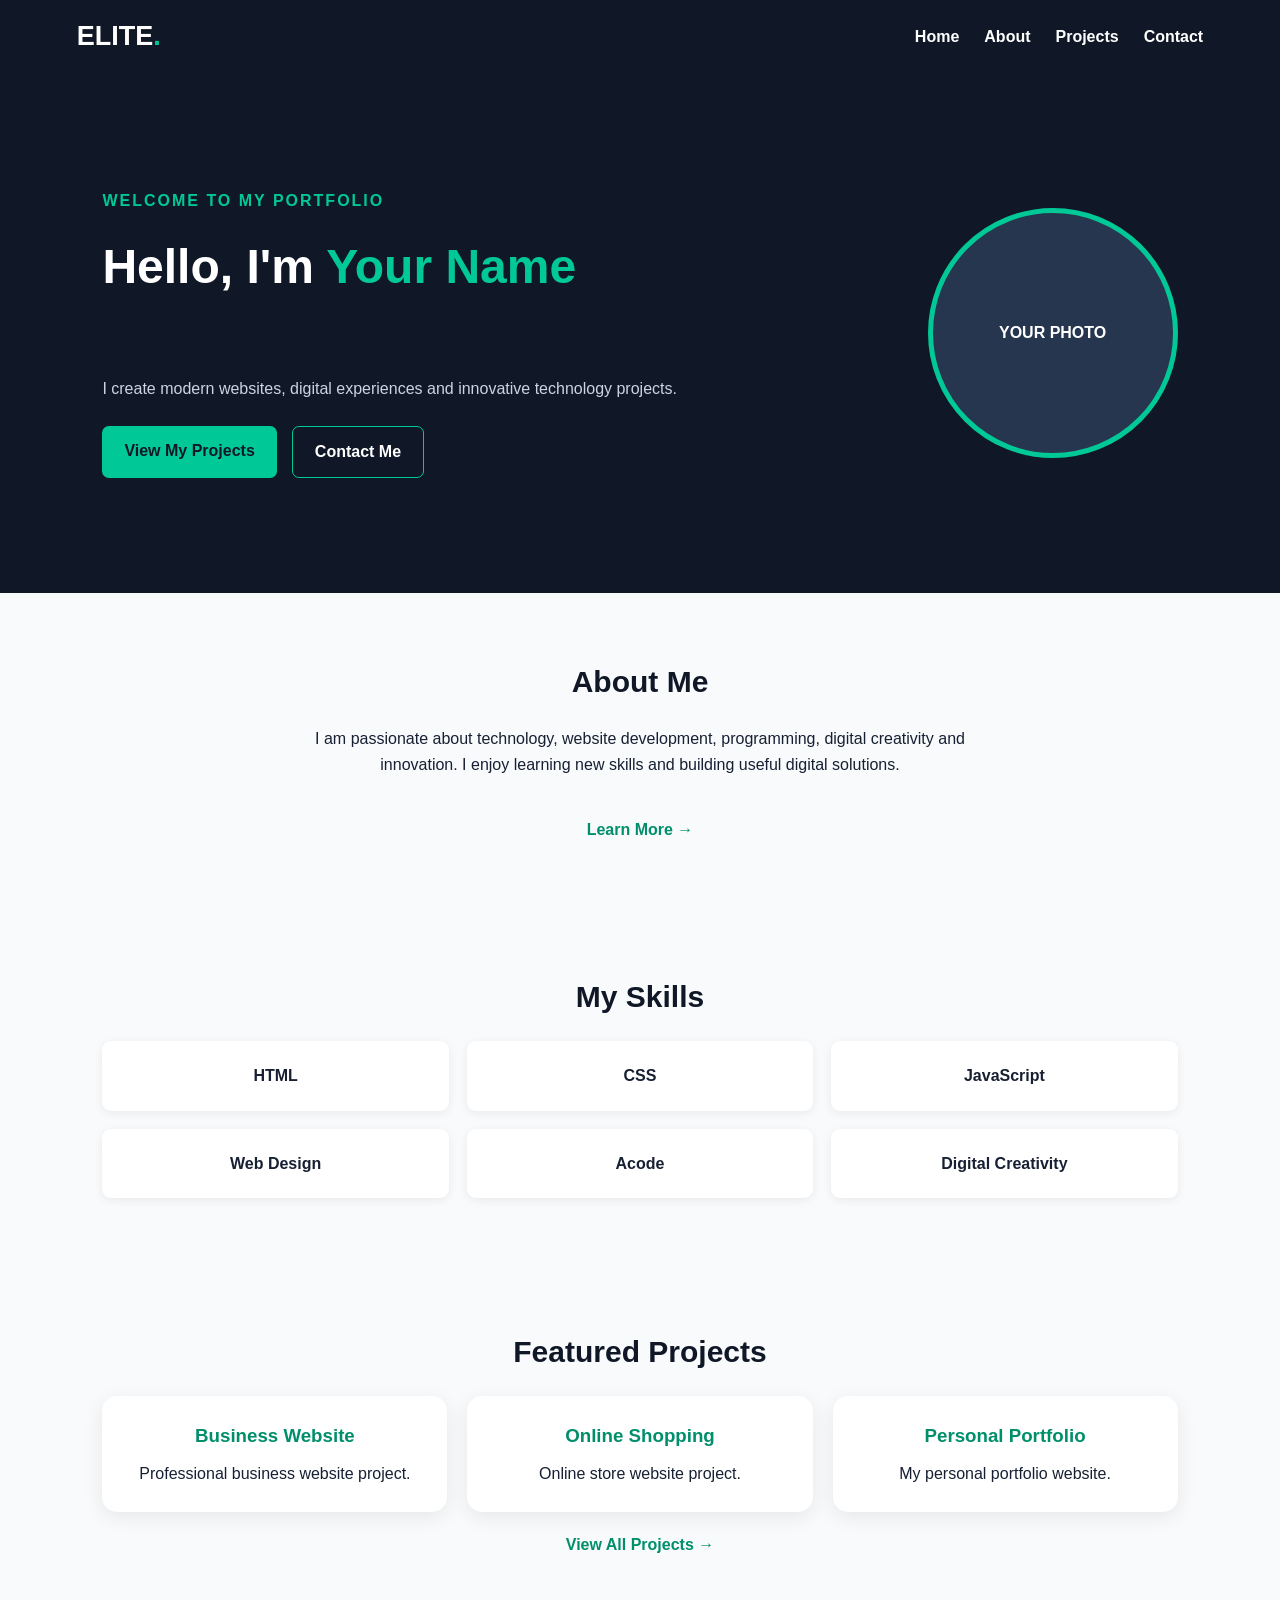
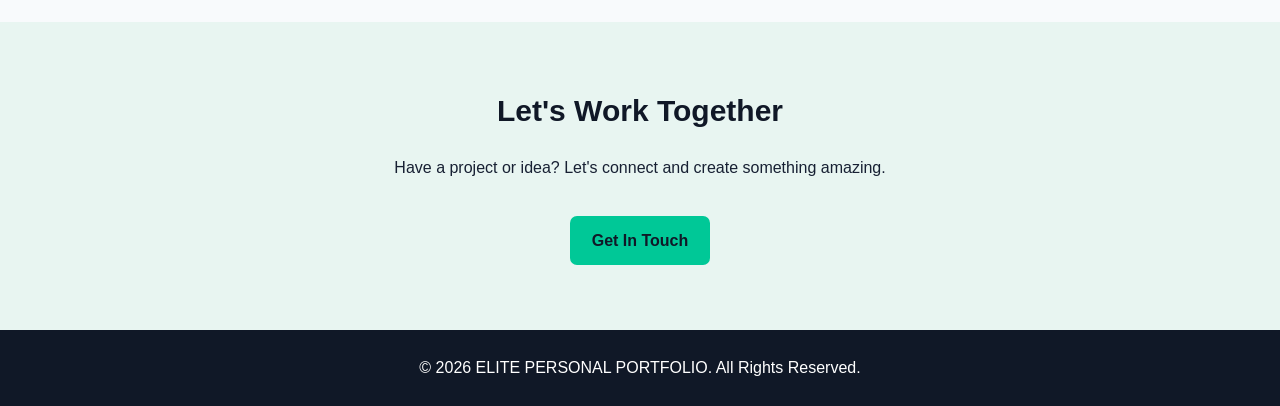
<file: index.html>
<!DOCTYPE html>
<html lang="en">

<head>
    <meta name="google-site-verification" content="8waIuDpvFPuyxGvBpJihMqPhCS1IhETc9zBkpEyNsJ0" />
    <meta charset="UTF-8">
    <meta name="viewport" content="width=device-width, initial-scale=1.0">

    <meta name="description"
        content="Welcome to my professional personal portfolio website.">

    <title>My Portfolio | ELITE</title>

    <link rel="stylesheet" href="css/style.css">
</head>

<body>

    <!-- NAVIGATION -->
    <header class="header">

        <nav class="navbar">

            <a href="index.html" class="logo">
                ELITE<span>.</span>
            </a>

            <button class="menu-toggle" id="menuToggle">
                ☰
            </button>

            <ul class="nav-links" id="navLinks">

                <li><a href="index.html">Home</a></li>
                <li><a href="about.html">About</a></li>
                <li><a href="projects.html">Projects</a></li>
                <li><a href="contact.html">Contact</a></li>

            </ul>

        </nav>

    </header>


    <!-- HERO SECTION -->
    <section class="hero">

        <div class="hero-content">

            <p class="welcome">WELCOME TO MY PORTFOLIO</p>

            <h1>
                Hello, I'm
                <span>Your Name</span>
            </h1>

            <h2>
                Web Developer & Digital Creator
            </h2>

            <p class="hero-description">
                I create modern websites, digital experiences
                and innovative technology projects.
            </p>

            <div class="hero-buttons">

                <a href="projects.html" class="primary-button">
                    View My Projects
                </a>

                <a href="contact.html" class="secondary-button">
                    Contact Me
                </a>

            </div>

        </div>

        <div class="hero-image">

            <div class="profile-placeholder">
                YOUR PHOTO
            </div>

        </div>

    </section>


    <!-- ABOUT PREVIEW -->
    <section class="about-preview">

        <h2>About Me</h2>

        <p>
            I am passionate about technology, website development,
            programming, digital creativity and innovation.
            I enjoy learning new skills and building useful
            digital solutions.
        </p>

        <a href="about.html" class="text-link">
            Learn More →
        </a>

    </section>


    <!-- SKILLS PREVIEW -->
    <section class="skills-preview">

        <h2>My Skills</h2>

        <div class="skills-grid">

            <div class="skill-card">HTML</div>
            <div class="skill-card">CSS</div>
            <div class="skill-card">JavaScript</div>
            <div class="skill-card">Web Design</div>
            <div class="skill-card">Acode</div>
            <div class="skill-card">Digital Creativity</div>

        </div>

    </section>


    <!-- PROJECT PREVIEW -->
    <section class="projects-preview">

        <h2>Featured Projects</h2>

        <div class="project-grid">

            <div class="project-card">
                <h3>Business Website</h3>
                <p>Professional business website project.</p>
            </div>

            <div class="project-card">
                <h3>Online Shopping</h3>
                <p>Online store website project.</p>
            </div>

            <div class="project-card">
                <h3>Personal Portfolio</h3>
                <p>My personal portfolio website.</p>
            </div>

        </div>

        <a href="projects.html" class="text-link">
            View All Projects →
        </a>

    </section>


    <!-- CONTACT PREVIEW -->
    <section class="contact-preview">

        <h2>Let's Work Together</h2>

        <p>
            Have a project or idea? Let's connect and create
            something amazing.
        </p>

        <a href="contact.html" class="primary-button">
            Get In Touch
        </a>

    </section>


    <!-- FOOTER -->
    <footer class="footer">

        <p>
            © 2026 ELITE PERSONAL PORTFOLIO.
            All Rights Reserved.
        </p>

    </footer>

    <script src="js/script.js"></script>

</body>
</html>
</file>
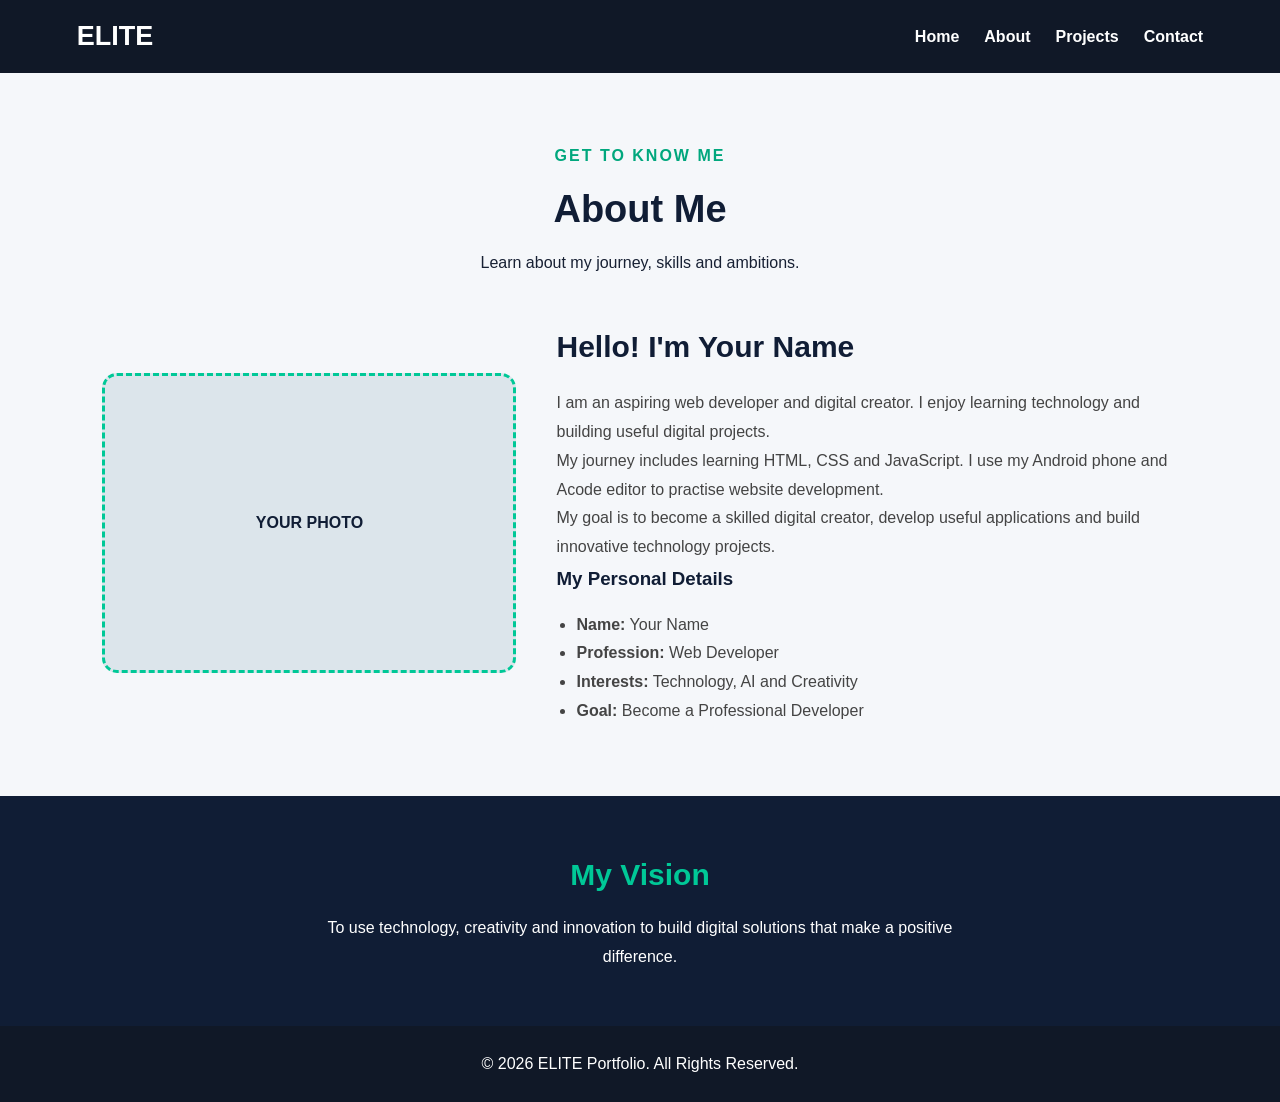
<file: about.html>
<!DOCTYPE html>
<html lang="en">
<head>
    <meta charset="UTF-8">
    <meta name="viewport" content="width=device-width, initial-scale=1.0">
    <meta name="description" content="Learn more about me, my skills and my goals.">
    <title>About Me | ELITE Portfolio</title>
    <link rel="stylesheet" href="css/style.css">
</head>
<body>

<header class="header">
    <nav class="navbar">
        <a href="index.html" class="logo">ELITE</a>

        <button id="menuToggle" class="menu-toggle">☰</button>

        <ul class="nav-links" id="navLinks">
            <li><a href="index.html">Home</a></li>
            <li><a href="about.html">About</a></li>
            <li><a href="projects.html">Projects</a></li>
            <li><a href="contact.html">Contact</a></li>
        </ul>
    </nav>
</header>

<main>
    <section class="about-page">
        <div class="about-heading">
            <p class="section-label">GET TO KNOW ME</p>
            <h1>About Me</h1>
            <p>Learn about my journey, skills and ambitions.</p>
        </div>

        <div class="about-content">
            <div class="about-photo">
                <div class="photo-placeholder">YOUR PHOTO</div>
            </div>

            <div class="about-text">
                <h2>Hello! I'm Your Name</h2>

                <p>
                    I am an aspiring web developer and digital creator.
                    I enjoy learning technology and building useful
                    digital projects.
                </p>

                <p>
                    My journey includes learning HTML, CSS and JavaScript.
                    I use my Android phone and Acode editor to practise
                    website development.
                </p>

                <p>
                    My goal is to become a skilled digital creator,
                    develop useful applications and build innovative
                    technology projects.
                </p>

                <h3>My Personal Details</h3>

                <ul class="personal-details">
                    <li><strong>Name:</strong> Your Name</li>
                    <li><strong>Profession:</strong> Web Developer</li>
                    <li><strong>Interests:</strong> Technology, AI and Creativity</li>
                    <li><strong>Goal:</strong> Become a Professional Developer</li>
                </ul>
            </div>
        </div>
    </section>

    <section class="my-goals">
        <h2>My Vision</h2>
        <p>
            To use technology, creativity and innovation to build
            digital solutions that make a positive difference.
        </p>
    </section>
</main>

<footer class="footer">
    <p>© 2026 ELITE Portfolio. All Rights Reserved.</p>
</footer>

<script src="js/script.js"></script>
</body>
</html>
</file>
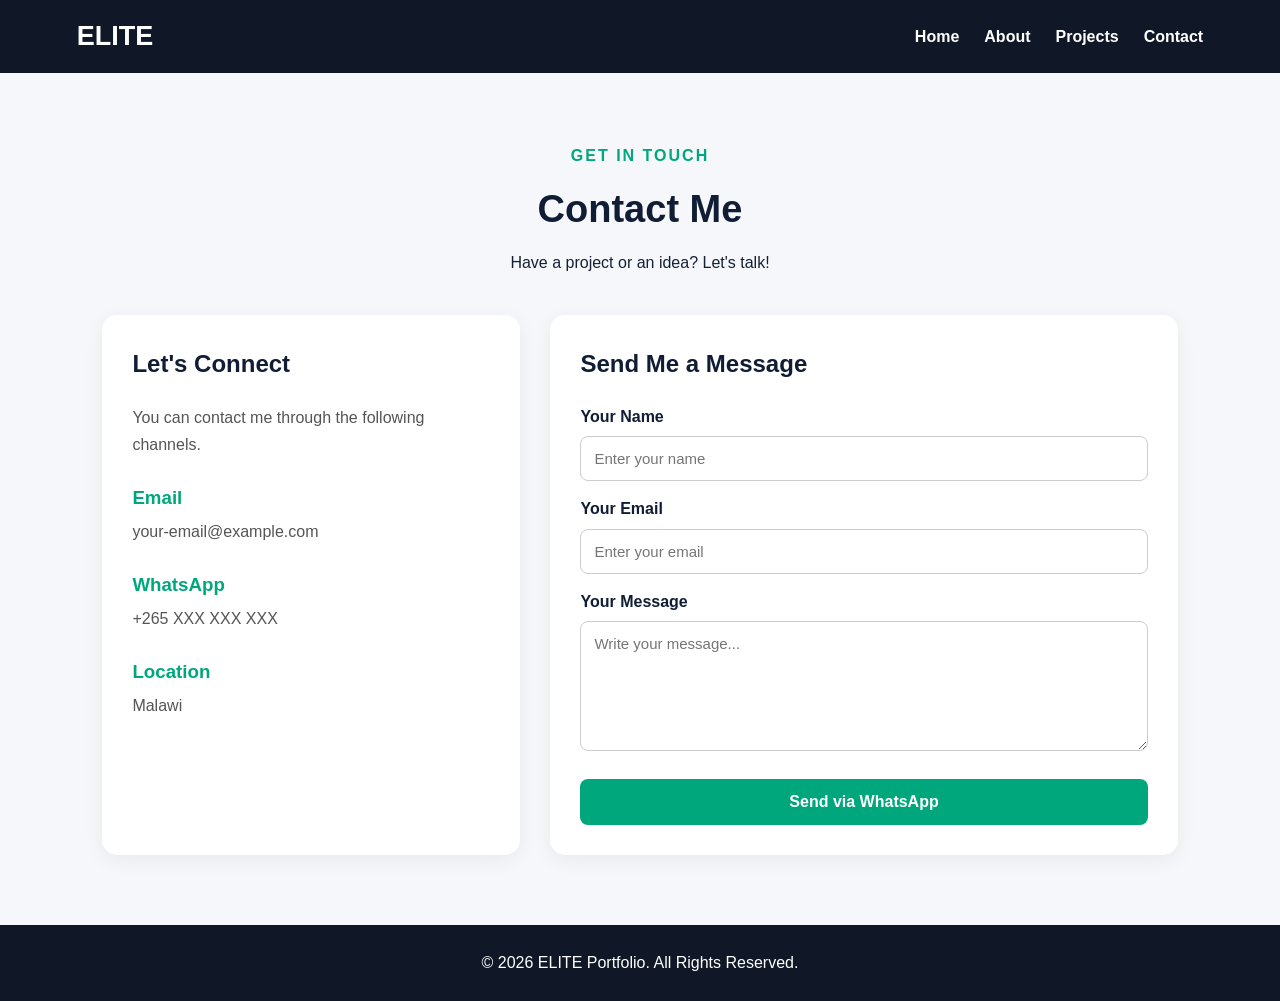
<file: contact.html>
<!DOCTYPE html>
<html lang="en">
<head>
    <meta charset="UTF-8">
    <meta name="viewport" content="width=device-width, initial-scale=1.0">
    <title>Contact Me | ELITE Portfolio</title>
    <link rel="stylesheet" href="css/style.css">
</head>
<body>

<header class="header">
    <nav class="navbar">
        <a href="index.html" class="logo">ELITE</a>

        <button id="menuToggle" class="menu-toggle">☰</button>

        <ul class="nav-links" id="navLinks">
            <li><a href="index.html">Home</a></li>
            <li><a href="about.html">About</a></li>
            <li><a href="projects.html">Projects</a></li>
            <li><a href="contact.html">Contact</a></li>
        </ul>
    </nav>
</header>

<main class="contact-page">

    <div class="contact-heading">
        <p class="section-label">GET IN TOUCH</p>
        <h1>Contact Me</h1>
        <p>Have a project or an idea? Let's talk!</p>
    </div>

    <div class="contact-container">

        <div class="contact-info">
            <h2>Let's Connect</h2>
            <p>You can contact me through the following channels.</p>

            <div class="contact-item">
                <h3>Email</h3>
                <p>your-email@example.com</p>
            </div>

            <div class="contact-item">
                <h3>WhatsApp</h3>
                <p>+265 XXX XXX XXX</p>
            </div>

            <div class="contact-item">
                <h3>Location</h3>
                <p>Malawi</p>
            </div>
        </div>

        <div class="contact-form">
            <h2>Send Me a Message</h2>

            <form id="contactForm">

                <label for="name">Your Name</label>
                <input type="text" id="name"
                    placeholder="Enter your name" required>

                <label for="email">Your Email</label>
                <input type="email" id="email"
                    placeholder="Enter your email" required>

                <label for="message">Your Message</label>
                <textarea id="message" rows="6"
                    placeholder="Write your message..." required></textarea>

                <button type="submit" class="contact-button">
                    Send via WhatsApp
                </button>

            </form>
        </div>

    </div>

</main>

<footer class="footer">
    <p>© 2026 ELITE Portfolio. All Rights Reserved.</p>
</footer>

<script src="js/script.js"></script>
</body>
</html>
</file>
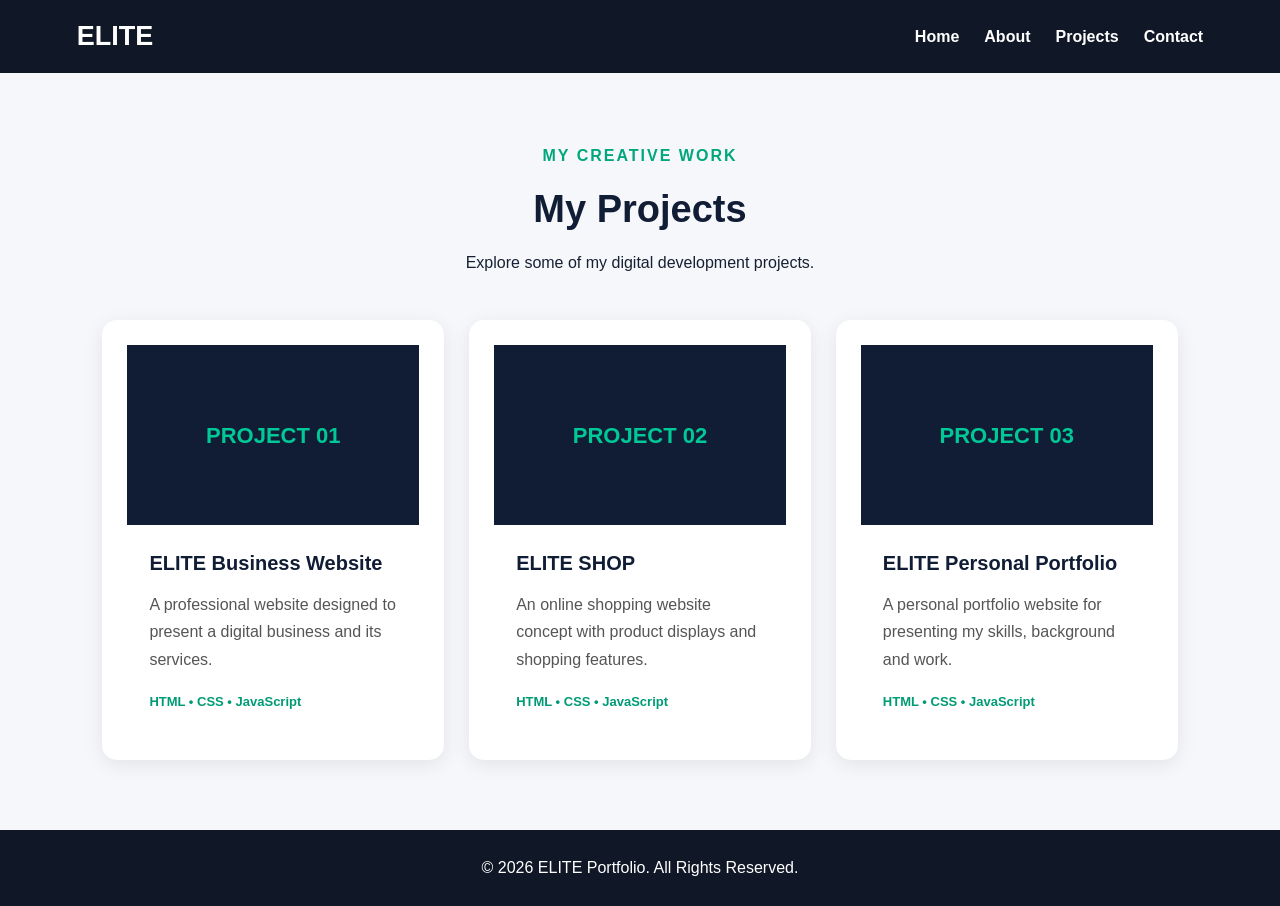
<file: project.html>
<!DOCTYPE html>
<html lang="en">
<head>
    <meta charset="UTF-8">
    <meta name="viewport" content="width=device-width, initial-scale=1.0">
    <meta name="description" content="Explore my web development and digital projects.">
    <title>My Projects | ELITE Portfolio</title>
    <link rel="stylesheet" href="css/style.css">
</head>
<body>

<header class="header">
    <nav class="navbar">
        <a href="index.html" class="logo">ELITE</a>

        <button id="menuToggle" class="menu-toggle">☰</button>

        <ul class="nav-links" id="navLinks">
            <li><a href="index.html">Home</a></li>
            <li><a href="about.html">About</a></li>
            <li><a href="projects.html">Projects</a></li>
            <li><a href="contact.html">Contact</a></li>
        </ul>
    </nav>
</header>

<main>
    <section class="projects-page">
        <div class="projects-heading">
            <p class="section-label">MY CREATIVE WORK</p>
            <h1>My Projects</h1>
            <p>Explore some of my digital development projects.</p>
        </div>

        <div class="projects-grid">

            <article class="project-card">
                <div class="project-image">PROJECT 01</div>
                <div class="project-info">
                    <h2>ELITE Business Website</h2>
                    <p>A professional website designed to present a digital business and its services.</p>
                    <span>HTML • CSS • JavaScript</span>
                </div>
            </article>

            <article class="project-card">
                <div class="project-image">PROJECT 02</div>
                <div class="project-info">
                    <h2>ELITE SHOP</h2>
                    <p>An online shopping website concept with product displays and shopping features.</p>
                    <span>HTML • CSS • JavaScript</span>
                </div>
            </article>

            <article class="project-card">
                <div class="project-image">PROJECT 03</div>
                <div class="project-info">
                    <h2>ELITE Personal Portfolio</h2>
                    <p>A personal portfolio website for presenting my skills, background and work.</p>
                    <span>HTML • CSS • JavaScript</span>
                </div>
            </article>

        </div>
    </section>
</main>

<footer class="footer">
    <p>© 2026 ELITE Portfolio. All Rights Reserved.</p>
</footer>

<script src="js/script.js"></script>
</body>
</html>
</file>
<file: css/style.css>
/* GENERAL SETTINGS */

* {
    margin: 0;
    padding: 0;
    box-sizing: border-box;
}

body {
    font-family: Arial, sans-serif;
    background: #f8fafc;
    color: #172033;
    line-height: 1.6;
}

a {
    text-decoration: none;
}


/* NAVIGATION */

.header {
    background: #101827;
    padding: 15px 6%;
}

.navbar {
    display: flex;
    justify-content: space-between;
    align-items: center;
}

.logo {
    color: white;
    font-size: 27px;
    font-weight: bold;
}

.logo span {
    color: #00c897;
}

.nav-links {
    display: flex;
    gap: 25px;
    list-style: none;
}

.nav-links a {
    color: white;
    font-weight: bold;
}

.nav-links a:hover {
    color: #00c897;
}

.menu-toggle {
    display: none;
    background: none;
    color: white;
    border: none;
    font-size: 28px;
}


/* HERO */

.hero {
    min-height: 520px;
    padding: 70px 8%;
    background: #101827;
    color: white;

    display: flex;
    align-items: center;
    justify-content: space-between;
    gap: 40px;
}

.hero-content {
    max-width: 600px;
}

.welcome {
    color: #00c897;
    font-weight: bold;
    letter-spacing: 2px;
}

.hero h1 {
    font-size: 48px;
    margin: 15px 0;
}

.hero h1 span {
    color: #00c897;
}

.hero h2 {
    font-size: 25px;
    margin-bottom: 15px;
}

.hero-description {
    color: #cbd5e1;
    margin-bottom: 25px;
}

.hero-buttons {
    display: flex;
    flex-wrap: wrap;
    gap: 15px;
}

.primary-button,
.secondary-button {
    display: inline-block;
    padding: 12px 22px;
    border-radius: 7px;
    font-weight: bold;
}

.primary-button {
    background: #00c897;
    color: #101827;
}

.secondary-button {
    border: 1px solid #00c897;
    color: white;
}

.profile-placeholder {
    width: 250px;
    height: 250px;
    border-radius: 50%;
    border: 5px solid #00c897;
    background: #26364e;

    display: flex;
    justify-content: center;
    align-items: center;

    font-weight: bold;
    color: white;
}


/* SECTIONS */

.about-preview,
.skills-preview,
.projects-preview,
.contact-preview {
    padding: 65px 8%;
    text-align: center;
}

.about-preview p,
.contact-preview p {
    max-width: 700px;
    margin: 20px auto;
}

section h2 {
    font-size: 30px;
    margin-bottom: 20px;
    color: #101827;
}

.text-link {
    display: inline-block;
    margin-top: 20px;
    color: #008f6b;
    font-weight: bold;
}


/* SKILLS */

.skills-grid {
    display: grid;
    grid-template-columns: repeat(3, 1fr);
    gap: 18px;
}

.skill-card {
    background: white;
    padding: 22px;
    border-radius: 9px;
    box-shadow: 0 2px 10px #00000012;
    font-weight: bold;
}


/* PROJECTS */

.project-grid {
    display: grid;
    grid-template-columns: repeat(3, 1fr);
    gap: 20px;
}

.project-card {
    background: white;
    padding: 25px;
    border-radius: 10px;
    box-shadow: 0 2px 10px #00000012;
}

.project-card h3 {
    color: #008f6b;
    margin-bottom: 10px;
}


/* CONTACT */

.contact-preview {
    background: #e8f5f1;
}

.contact-preview .primary-button {
    margin-top: 15px;
}


/* FOOTER */

.footer {
    background: #101827;
    color: white;
    text-align: center;
    padding: 25px;
}


/* MOBILE RESPONSIVE */

@media (max-width: 768px) {

    .menu-toggle {
        display: block;
    }

    .nav-links {
        display: none;
        flex-direction: column;
        position: absolute;
        top: 65px;
        left: 0;
        width: 100%;
        background: #101827;
        padding: 20px;
        z-index: 10;
    }

    .nav-links.active {
        display: flex;
    }

    .hero {
        flex-direction: column-reverse;
        text-align: center;
        padding: 50px 6%;
    }

    .hero h1 {
        font-size: 36px;
    }

    .hero-buttons {
        justify-content: center;
    }

    .skills-grid {
        grid-template-columns: repeat(2, 1fr);
    }

    .project-grid {
        grid-template-columns: 1fr;
    }

    .profile-placeholder {
        width: 190px;
        height: 190px;
    }
}

@media (max-width: 400px) {

    .skills-grid {
        grid-template-columns: 1fr;
    }
}

/* ABOUT ME PAGE */

.about-page {
    padding: 70px 8%;
    background: #f5f7fa;
}

.about-heading {
    text-align: center;
    margin-bottom: 45px;
}

.section-label {
    color: #00a77d;
    font-weight: bold;
    letter-spacing: 2px;
}

.about-heading h1 {
    font-size: 38px;
    color: #101d35;
    margin: 10px 0;
}

.about-content {
    display: flex;
    align-items: center;
    gap: 40px;
    max-width: 1100px;
    margin: auto;
}

.about-photo {
    flex: 1;
}

.photo-placeholder {
    min-height: 300px;
    background: #dce5eb;
    border: 3px dashed #00c897;
    border-radius: 15px;
    display: flex;
    justify-content: center;
    align-items: center;
    color: #101d35;
    font-weight: bold;
}

.about-text {
    flex: 1.5;
    line-height: 1.8;
    color: #444;
}

.about-text h2,
.about-text h3 {
    color: #101d35;
    margin-bottom: 15px;
}

.personal-details {
    padding-left: 20px;
}

.my-goals {
    padding: 55px 8%;
    text-align: center;
    background: #101d35;
    color: white;
}

.my-goals h2 {
    color: #00c897;
    margin-bottom: 15px;
}

.my-goals p {
    max-width: 700px;
    margin: auto;
    line-height: 1.8;
}

@media (max-width: 768px) {
    .about-content {
        flex-direction: column;
    }

    .about-photo,
    .about-text {
        width: 100%;
    }

    .about-heading h1 {
        font-size: 30px;
    }
}

/* PROJECTS PAGE */

.projects-page {
    padding: 70px 8%;
    background: #f5f7fa;
    min-height: 80vh;
}

.projects-heading {
    text-align: center;
    margin-bottom: 45px;
}

.projects-heading h1 {
    color: #101d35;
    font-size: 38px;
    margin: 10px 0;
}

.projects-grid {
    display: grid;
    grid-template-columns: repeat(3, 1fr);
    gap: 25px;
    max-width: 1150px;
    margin: auto;
}

.project-card {
    background: white;
    border-radius: 15px;
    overflow: hidden;
    box-shadow: 0 5px 20px rgba(0,0,0,0.08);
    transition: transform 0.3s;
}

.project-card:hover {
    transform: translateY(-8px);
}

.project-image {
    height: 180px;
    background: #101d35;
    color: #00c897;
    display: flex;
    justify-content: center;
    align-items: center;
    font-size: 22px;
    font-weight: bold;
}

.project-info {
    padding: 22px;
}

.project-info h2 {
    color: #101d35;
    font-size: 20px;
    margin-bottom: 12px;
}

.project-info p {
    color: #555;
    line-height: 1.7;
    margin-bottom: 15px;
}

.project-info span {
    color: #009b75;
    font-size: 13px;
    font-weight: bold;
}

@media (max-width: 900px) {
    .projects-grid {
        grid-template-columns: repeat(2, 1fr);
    }
}

@media (max-width: 600px) {
    .projects-grid {
        grid-template-columns: 1fr;
    }

    .projects-heading h1 {
        font-size: 30px;
    }
}

/* CONTACT PAGE */

.contact-page {
    padding: 70px 8%;
    background: #f5f7fa;
    min-height: 80vh;
}

.contact-heading {
    text-align: center;
    margin-bottom: 40px;
}

.contact-heading h1 {
    color: #101d35;
    font-size: 38px;
    margin: 10px 0;
}

.contact-container {
    display: grid;
    grid-template-columns: 1fr 1.5fr;
    gap: 30px;
    max-width: 1100px;
    margin: auto;
}

.contact-info,
.contact-form {
    background: white;
    padding: 30px;
    border-radius: 15px;
    box-shadow: 0 5px 20px rgba(0,0,0,0.06);
}

.contact-info h2,
.contact-form h2 {
    color: #101d35;
    margin-bottom: 20px;
}

.contact-info p {
    color: #555;
    line-height: 1.7;
}

.contact-item {
    margin-top: 25px;
}

.contact-item h3 {
    color: #00a77d;
    margin-bottom: 5px;
}

.contact-form label {
    display: block;
    margin: 15px 0 7px;
    color: #101d35;
    font-weight: bold;
}

.contact-form input,
.contact-form textarea {
    width: 100%;
    padding: 13px;
    border: 1px solid #ccc;
    border-radius: 8px;
    font-size: 15px;
    font-family: inherit;
}

.contact-form textarea {
    resize: vertical;
}

.contact-button {
    width: 100%;
    padding: 14px;
    margin-top: 20px;
    background: #00a77d;
    color: white;
    border: none;
    border-radius: 8px;
    font-size: 16px;
    font-weight: bold;
    cursor: pointer;
}

.contact-button:hover {
    background: #008d69;
}

@media (max-width: 768px) {
    .contact-container {
        grid-template-columns: 1fr;
    }

    .contact-heading h1 {
        font-size: 30px;
    }
}
</file>
